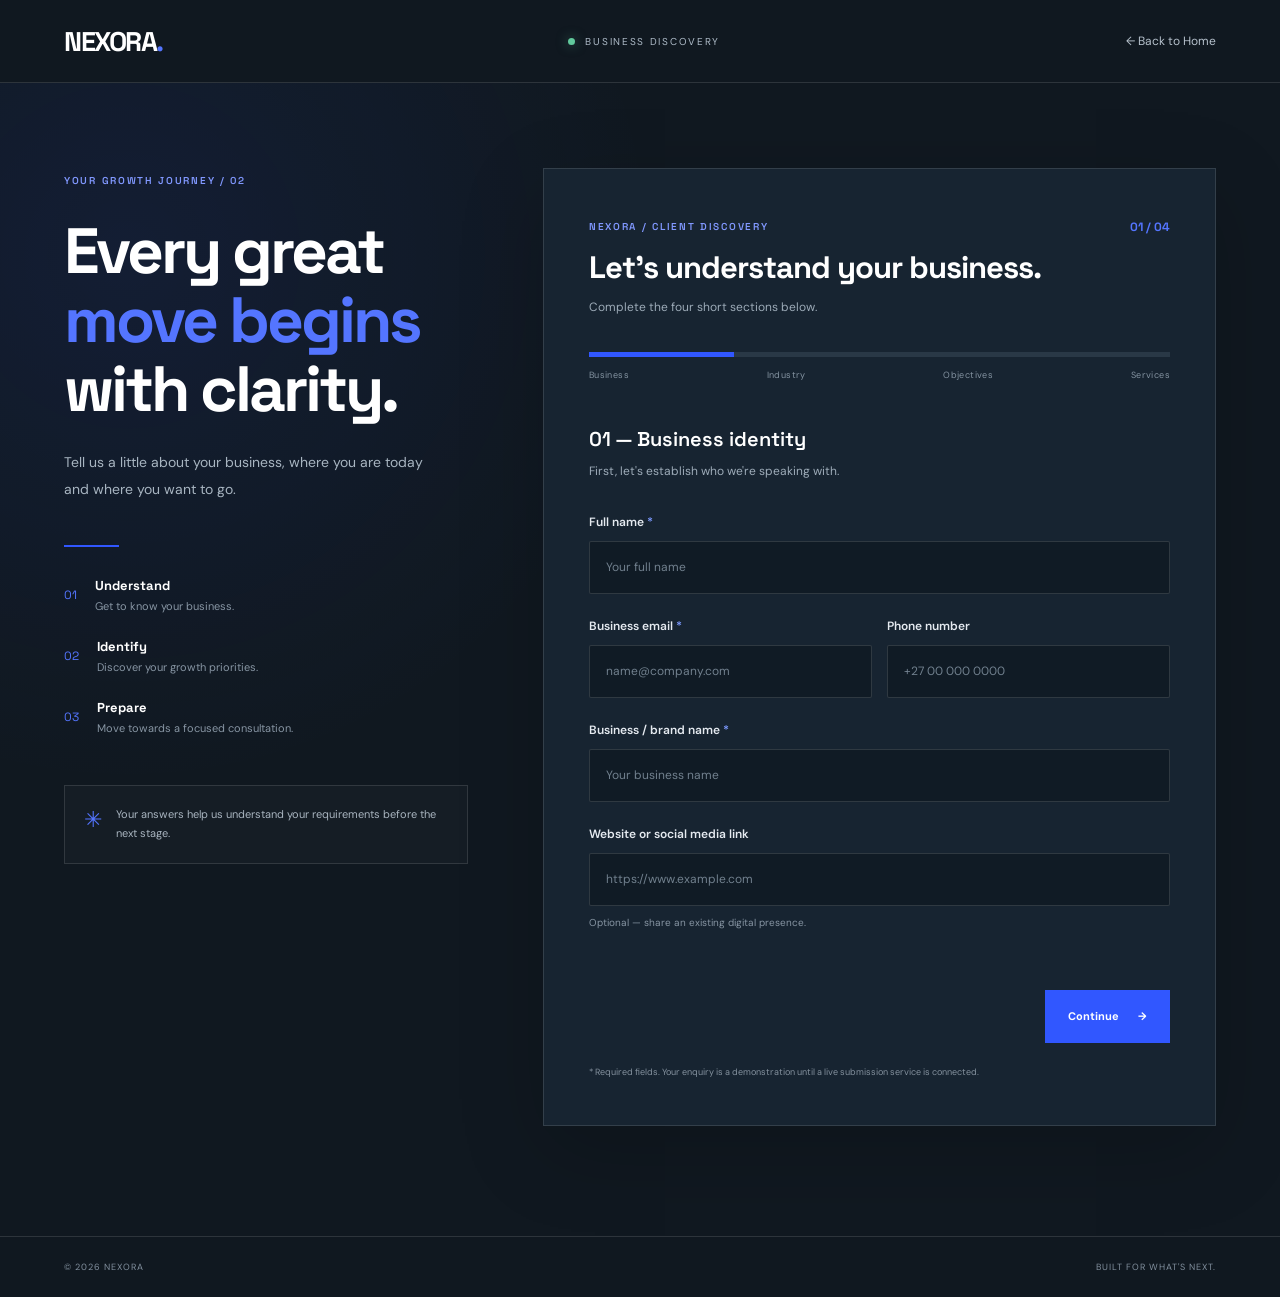
<file: page-2.html>
<!DOCTYPE html>
<html lang="en">
<head>
  <meta charset="UTF-8">
  <meta name="viewport" content="width=device-width, initial-scale=1.0">
  <meta name="description" content="Tell NEXORA about your business, challenges and growth objectives. Begin your business growth consultation journey.">
  <meta name="theme-color" content="#101820">

  <title>Business Discovery | NEXORA</title>

  <link rel="preconnect" href="https://fonts.googleapis.com">
  <link rel="preconnect" href="https://fonts.gstatic.com" crossorigin>
  <link href="https://fonts.googleapis.com/css2?family=DM+Sans:wght@400;500;600;700&family=Space+Grotesk:wght@400;500;600;700&display=swap" rel="stylesheet">

  <link rel="stylesheet" href="page-2.css">
  <script src="page-2.js" defer></script>
</head>

<body>

  <!-- HEADER -->

  <header class="discovery-header">
    <nav class="discovery-nav container">

      <a href="index.html" class="logo">
        NEXORA<span>.</span>
      </a>

      <div class="header-status">
        <span class="secure-dot"></span>
        BUSINESS DISCOVERY
      </div>

      <a href="index.html" class="exit-link">
        ← Back to Home
      </a>

    </nav>
  </header>


  <main class="discovery-main">

    <div class="container discovery-layout">

      <!-- INTRODUCTION -->

      <aside class="discovery-sidebar">

        <span class="section-label">YOUR GROWTH JOURNEY / 02</span>

        <h1>
          Every great
          <span>move begins</span>
          with clarity.
        </h1>

        <p>
          Tell us a little about your business, where you are
          today and where you want to go.
        </p>

        <div class="sidebar-divider"></div>

        <div class="sidebar-points">

          <div class="sidebar-point">
            <span>01</span>
            <div>
              <strong>Understand</strong>
              <small>Get to know your business.</small>
            </div>
          </div>

          <div class="sidebar-point">
            <span>02</span>
            <div>
              <strong>Identify</strong>
              <small>Discover your growth priorities.</small>
            </div>
          </div>

          <div class="sidebar-point">
            <span>03</span>
            <div>
              <strong>Prepare</strong>
              <small>Move towards a focused consultation.</small>
            </div>
          </div>

        </div>

        <div class="sidebar-note">
          <span>✳</span>
          <p>
            Your answers help us understand your requirements
            before the next stage.
          </p>
        </div>

      </aside>


      <!-- FORM AREA -->

      <section class="form-panel" aria-labelledby="formTitle">

        <div class="form-top">

          <div>
            <span class="form-kicker">NEXORA / CLIENT DISCOVERY</span>
            <h2 id="formTitle">Let's understand your business.</h2>
            <p>Complete the four short sections below.</p>
          </div>

          <span class="step-indicator" id="stepIndicator">
            01 / 04
          </span>

        </div>


        <!-- PROGRESS -->

        <div
          class="progress-track"
          role="progressbar"
          aria-label="Form progress"
          aria-valuemin="1"
          aria-valuemax="4"
          aria-valuenow="1"
          id="progressTrack">

          <div class="progress-fill" id="progressFill"></div>

        </div>

        <div class="progress-labels">
          <span>Business</span>
          <span>Industry</span>
          <span>Objectives</span>
          <span>Services</span>
        </div>


        <form id="nexoraIntake" novalidate>

          <!-- STEP 01 -->

          <fieldset class="form-step active" data-step="0">

            <legend>01 — Business identity</legend>

            <p class="step-description">
              First, let's establish who we're speaking with.
            </p>

            <div class="field-group">

              <label for="clientName">Full name <span>*</span></label>

              <input
                type="text"
                id="clientName"
                name="name"
                placeholder="Your full name"
                autocomplete="name"
                minlength="2"
                required>

            </div>


            <div class="field-grid">

              <div class="field-group">

                <label for="email">Business email <span>*</span></label>

                <input
                  type="email"
                  id="email"
                  name="email"
                  placeholder="name@company.com"
                  autocomplete="email"
                  required>

              </div>

              <div class="field-group">

                <label for="phone">Phone number</label>

                <input
                  type="tel"
                  id="phone"
                  name="phone"
                  placeholder="+27 00 000 0000"
                  autocomplete="tel">

              </div>

            </div>


            <div class="field-group">

              <label for="businessName">Business / brand name <span>*</span></label>

              <input
                type="text"
                id="businessName"
                name="business"
                placeholder="Your business name"
                minlength="2"
                required>

            </div>


            <div class="field-group">

              <label for="website">Website or social media link</label>

              <input
                type="url"
                id="website"
                name="website"
                placeholder="https://www.example.com">

              <small>Optional — share an existing digital presence.</small>

            </div>

          </fieldset>


          <!-- STEP 02 -->

          <fieldset class="form-step" data-step="1" hidden>

            <legend>02 — Business overview</legend>

            <p class="step-description">
              Help us understand your business environment.
            </p>


            <div class="field-group">

              <label for="industry">Which industry best describes your business? <span>*</span></label>

              <select id="industry" name="industry" required>

                <option value="">Select your industry</option>
                <option value="Technology & Software">Technology & Software</option>
                <option value="Professional Services">Professional Services</option>
                <option value="E-commerce & Retail">E-commerce & Retail</option>
                <option value="Real Estate & Property">Real Estate & Property</option>
                <option value="Education & Coaching">Education & Coaching</option>
                <option value="Health & Wellness">Health & Wellness</option>
                <option value="Beauty & Lifestyle">Beauty & Lifestyle</option>
                <option value="Finance & Consulting">Finance & Consulting</option>
                <option value="Construction & Engineering">Construction & Engineering</option>
                <option value="Hospitality & Tourism">Hospitality & Tourism</option>
                <option value="Other">Other</option>

              </select>

            </div>


            <div class="field-group">

              <label for="businessStage">What stage is your business currently at? <span>*</span></label>

              <select id="businessStage" name="businessStage" required>

                <option value="">Select your current stage</option>
                <option value="Idea stage">Idea stage</option>
                <option value="Newly established">Newly established</option>
                <option value="Growing business">Growing business</option>
                <option value="Established business">Established business</option>
                <option value="Expanding operations">Expanding operations</option>

              </select>

            </div>


            <div class="field-group">

              <label for="teamSize">How large is your team?</label>

              <select id="teamSize" name="teamSize">

                <option value="">Select team size</option>
                <option value="Just me">Just me</option>
                <option value="2–5 people">2–5 people</option>
                <option value="6–10 people">6–10 people</option>
                <option value="11–25 people">11–25 people</option>
                <option value="26–50 people">26–50 people</option>
                <option value="50+ people">50+ people</option>

              </select>

            </div>


            <div class="field-group">

              <label for="location">Business location</label>

              <input
                type="text"
                id="location"
                name="location"
                placeholder="City and country">

            </div>

          </fieldset>


          <!-- STEP 03 -->

          <fieldset class="form-step" data-step="2" hidden>

            <legend>03 — Challenges and objectives</legend>

            <p class="step-description">
              What would meaningful progress look like for your business?
            </p>


            <div class="field-group">

              <label>What are your biggest current challenges? <span>*</span></label>

              <p class="field-hint">Select all that apply.</p>

              <div class="choice-grid">

                <label class="choice-card">
                  <input type="checkbox" name="challenges" value="Generating quality leads">
                  <span>Generating quality leads</span>
                </label>

                <label class="choice-card">
                  <input type="checkbox" name="challenges" value="Low conversion rates">
                  <span>Low conversion rates</span>
                </label>

                <label class="choice-card">
                  <input type="checkbox" name="challenges" value="Weak digital presence">
                  <span>Weak digital presence</span>
                </label>

                <label class="choice-card">
                  <input type="checkbox" name="challenges" value="Disconnected systems">
                  <span>Disconnected systems</span>
                </label>

                <label class="choice-card">
                  <input type="checkbox" name="challenges" value="Unclear brand positioning">
                  <span>Unclear brand positioning</span>
                </label>

                <label class="choice-card">
                  <input type="checkbox" name="challenges" value="Scaling operations">
                  <span>Scaling operations</span>
                </label>

              </div>

            </div>


            <div class="field-group">

              <label for="primaryGoal">What is your primary growth objective? <span>*</span></label>

              <select id="primaryGoal" name="primaryGoal" required>

                <option value="">Choose your main objective</option>
                <option value="Generate more qualified leads">Generate more qualified leads</option>
                <option value="Increase sales and conversions">Increase sales and conversions</option>
                <option value="Strengthen digital presence">Strengthen digital presence</option>
                <option value="Improve customer experience">Improve customer experience</option>
                <option value="Automate business processes">Automate business processes</option>
                <option value="Launch a new product or service">Launch a new product or service</option>
                <option value="Scale business operations">Scale business operations</option>

              </select>

            </div>


            <div class="field-group">

              <label for="businessVision">Tell us more about what you want to achieve.</label>

              <textarea
                id="businessVision"
                name="businessVision"
                rows="4"
                maxlength="1000"
                placeholder="Describe your goals, priorities or current obstacles..."></textarea>

              <small>Optional — up to 1,000 characters.</small>

            </div>

          </fieldset>


          <!-- STEP 04 -->

          <fieldset class="form-step" data-step="3" hidden>

            <legend>04 — Your requirements</legend>

            <p class="step-description">
              Let's identify where NEXORA could add the most value.
            </p>


            <div class="field-group">

              <label>Which services interest you? <span>*</span></label>

              <p class="field-hint">Select all relevant services.</p>

              <div class="choice-grid">

                <label class="choice-card">
                  <input type="checkbox" name="services" value="Business strategy">
                  <span>Business strategy</span>
                </label>

                <label class="choice-card">
                  <input type="checkbox" name="services" value="Website and digital design">
                  <span>Website and digital design</span>
                </label>

                <label class="choice-card">
                  <input type="checkbox" name="services" value="Lead generation funnels">
                  <span>Lead generation funnels</span>
                </label>

                <label class="choice-card">
                  <input type="checkbox" name="services" value="Marketing and conversion systems">
                  <span>Marketing and conversion systems</span>
                </label>

                <label class="choice-card">
                  <input type="checkbox" name="services" value="Workflow automation">
                  <span>Workflow automation</span>
                </label>

                <label class="choice-card">
                  <input type="checkbox" name="services" value="Digital transformation">
                  <span>Digital transformation</span>
                </label>

              </div>

            </div>


            <div class="field-group">

              <label for="investment">What investment range are you considering?</label>

              <select id="investment" name="investment">

                <option value="">Prefer to discuss</option>
                <option value="Under $500">Under $500</option>
                <option value="$500–$1,000">$500–$1,000</option>
                <option value="$1,000–$3,000">$1,000–$3,000</option>
                <option value="$3,000–$5,000">$3,000–$5,000</option>
                <option value="$5,000+">$5,000+</option>
                <option value="Not yet determined">Not yet determined</option>

              </select>

              <small>
                This helps us understand project scope. It is not a commitment.
              </small>

            </div>


            <div class="field-group">

              <label for="timeline">When would you like to get started?</label>

              <select id="timeline" name="timeline">

                <option value="">Select a preferred timeframe</option>
                <option value="Immediately">Immediately</option>
                <option value="Within 2 weeks">Within 2 weeks</option>
                <option value="Within a month">Within a month</option>
                <option value="Within 3 months">Within 3 months</option>
                <option value="Still exploring">Still exploring</option>

              </select>

            </div>


            <div class="consent-box">

              <input
                type="checkbox"
                id="consent"
                name="consent"
                required>

              <label for="consent">
                I agree that NEXORA may use the information I provide
                to respond to this business enquiry.
                <span>*</span>
              </label>

            </div>

          </fieldset>


          <!-- FORM FEEDBACK -->

          <div
            class="form-message"
            id="formMessage"
            role="alert"
            aria-live="polite">
          </div>


          <!-- NAVIGATION BUTTONS -->

          <div class="form-actions">

            <button
              type="button"
              class="back-button"
              id="backButton"
              hidden>
              ← Previous
            </button>

            <button
              type="button"
              class="next-button"
              id="nextButton">
              Continue <span>→</span>
            </button>

            <button
              type="submit"
              class="submit-button"
              id="submitButton"
              hidden>
              Submit Business Profile <span>↗</span>
            </button>

          </div>

          <p class="form-footer-note">
            * Required fields. Your enquiry is a demonstration
            until a live submission service is connected.
          </p>

        </form>

      </section>

    </div>

  </main>


  <footer class="discovery-footer">
    <div class="container">
      <span>© <span id="currentYear"></span> NEXORA</span>
      <span>BUILT FOR WHAT'S NEXT.</span>
    </div>
  </footer>

</body>
</html>
</file>
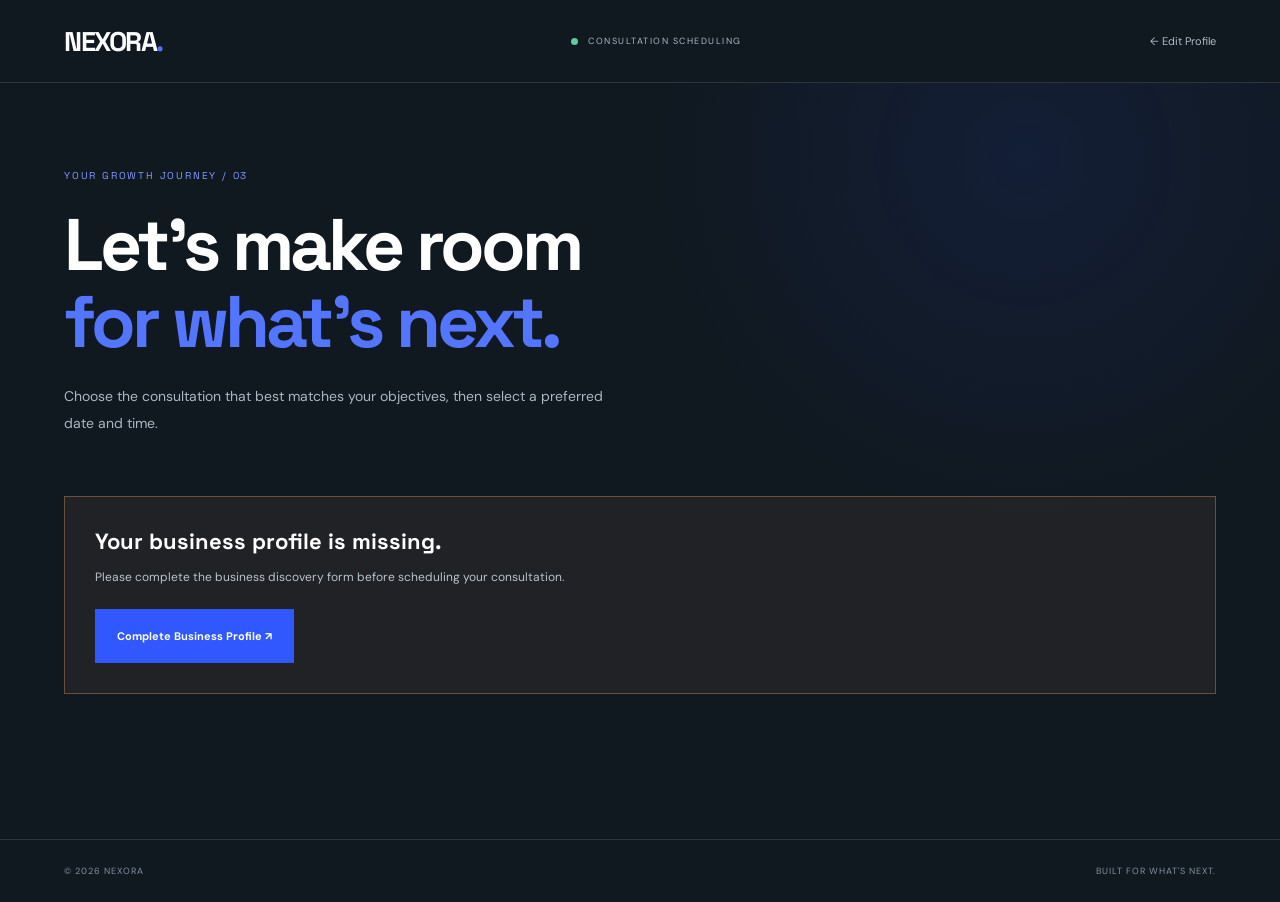
<file: page-3.html>
<!DOCTYPE html>
<html lang="en">
<head>
  <meta charset="UTF-8">
  <meta name="viewport" content="width=device-width, initial-scale=1.0">
  <meta name="description" content="Schedule your NEXORA business growth consultation.">
  <meta name="theme-color" content="#101820">

  <title>Book Your Consultation | NEXORA</title>

  <link rel="preconnect" href="https://fonts.googleapis.com">
  <link rel="preconnect" href="https://fonts.gstatic.com" crossorigin>
  <link href="https://fonts.googleapis.com/css2?family=DM+Sans:wght@400;500;600;700&family=Space+Grotesk:wght@400;500;600;700&display=swap" rel="stylesheet">

  <link rel="stylesheet" href="page-3.css">
  <script src="page-3.js" defer></script>
</head>

<body>

  <!-- HEADER -->

  <header class="booking-header">
    <nav class="booking-nav container">

      <a href="index.html" class="logo">
        NEXORA<span>.</span>
      </a>

      <div class="booking-status">
        <span class="status-dot"></span>
        CONSULTATION SCHEDULING
      </div>

      <a href="page-2.html" class="back-link">
        ← Edit Profile
      </a>

    </nav>
  </header>


  <main class="booking-main">

    <div class="container">

      <!-- INTRODUCTION -->

      <section class="booking-intro">

        <span class="section-label">YOUR GROWTH JOURNEY / 03</span>

        <h1>
          Let's make room
          <span>for what's next.</span>
        </h1>

        <p>
          Choose the consultation that best matches your objectives,
          then select a preferred date and time.
        </p>

      </section>


      <!-- MISSING PROFILE MESSAGE -->

      <div class="profile-warning" id="profileWarning" hidden>

        <div>
          <h2>Your business profile is missing.</h2>
          <p>
            Please complete the business discovery form before
            scheduling your consultation.
          </p>
          <a href="page-2.html" class="button primary-button">
            Complete Business Profile ↗
          </a>
        </div>

      </div>


      <!-- BOOKING LAYOUT -->

      <div class="booking-layout" id="bookingLayout">

        <!-- MAIN BOOKING FORM -->

        <section class="booking-form-panel">

          <form id="bookingForm" novalidate>

            <!-- CONSULTATION TYPE -->

            <section class="booking-section">

              <div class="booking-section-heading">
                <span class="section-number">01</span>
                <div>
                  <h2>Select your consultation</h2>
                  <p>Choose the conversation most relevant to your business.</p>
                </div>
              </div>


              <div class="consultation-options">

                <label class="consultation-card">

                  <input
                    type="radio"
                    name="consultation"
                    value="Growth Strategy Consultation"
                    data-duration="45 minutes"
                    required>

                  <span class="consultation-content">

                    <span class="consultation-top">
                      <strong>Growth Strategy</strong>
                      <span class="radio-indicator"></span>
                    </span>

                    <span class="consultation-description">
                      Explore your business objectives,
                      growth opportunities and strategic priorities.
                    </span>

                    <span class="consultation-duration">
                      45 MINUTES
                    </span>

                  </span>

                </label>


                <label class="consultation-card">

                  <input
                    type="radio"
                    name="consultation"
                    value="Digital Transformation Consultation"
                    data-duration="45 minutes">

                  <span class="consultation-content">

                    <span class="consultation-top">
                      <strong>Digital Transformation</strong>
                      <span class="radio-indicator"></span>
                    </span>

                    <span class="consultation-description">
                      Discuss digital experiences, systems,
                      automation and technology opportunities.
                    </span>

                    <span class="consultation-duration">
                      45 MINUTES
                    </span>

                  </span>

                </label>


                <label class="consultation-card">

                  <input
                    type="radio"
                    name="consultation"
                    value="Lead Generation Consultation"
                    data-duration="30 minutes">

                  <span class="consultation-content">

                    <span class="consultation-top">
                      <strong>Lead Generation</strong>
                      <span class="radio-indicator"></span>
                    </span>

                    <span class="consultation-description">
                      Discuss acquisition strategies,
                      conversion funnels and customer journeys.
                    </span>

                    <span class="consultation-duration">
                      30 MINUTES
                    </span>

                  </span>

                </label>

              </div>

            </section>


            <!-- DATE AND TIME -->

            <section class="booking-section">

              <div class="booking-section-heading">
                <span class="section-number">02</span>
                <div>
                  <h2>Choose your preferred date</h2>
                  <p>Choose a date and select a demonstration time slot.</p>
                </div>
              </div>


              <div class="field-group">

                <label for="bookingDate">Preferred date <span>*</span></label>

                <input
                  type="date"
                  id="bookingDate"
                  name="bookingDate"
                  required>

                <small id="dateHint">
                  Dates are displayed using your device's local timezone.
                </small>

              </div>


              <div class="time-heading">
                <label>Available demonstration times <span>*</span></label>
                <span id="selectedDateLabel">Select a date first</span>
              </div>


              <div
                class="time-slots"
                id="timeSlots"
                aria-live="polite">

                <p class="empty-slots">
                  Choose a date to view the demonstration slots.
                </p>

              </div>


              <input
                type="hidden"
                name="bookingTime"
                id="bookingTime">

            </section>


            <!-- ADDITIONAL NOTES -->

            <section class="booking-section">

              <div class="booking-section-heading">
                <span class="section-number">03</span>
                <div>
                  <h2>Anything else we should know?</h2>
                  <p>Optional details to help prepare for your conversation.</p>
                </div>
              </div>


              <div class="field-group">

                <label for="bookingNotes">Additional notes</label>

                <textarea
                  id="bookingNotes"
                  name="bookingNotes"
                  rows="4"
                  maxlength="800"
                  placeholder="Share anything important you'd like discussed..."></textarea>

              </div>

            </section>


            <!-- FORM FEEDBACK -->

            <div
              class="booking-message"
              id="bookingMessage"
              role="alert"
              aria-live="polite">
            </div>


            <!-- ACTION -->

            <button type="submit" class="confirm-button" id="confirmButton">

              Confirm Consultation <span>↗</span>

            </button>

            <p class="form-disclaimer">
              This is a demonstration scheduling experience.
              Your selection is not a confirmed real-world appointment.
            </p>

          </form>

        </section>


        <!-- SUMMARY SIDEBAR -->

        <aside class="booking-summary">

          <div class="summary-top">
            <span class="section-label">BOOKING OVERVIEW</span>
            <span class="summary-mark">N.</span>
          </div>


          <h2>Your consultation.</h2>

          <p class="summary-description">
            A focused conversation around your business
            and its next stage of growth.
          </p>


          <div class="summary-divider"></div>


          <div class="summary-detail">

            <span>CLIENT</span>
            <strong id="summaryName">Loading profile...</strong>

          </div>


          <div class="summary-detail">

            <span>BUSINESS</span>
            <strong id="summaryBusiness">—</strong>

          </div>


          <div class="summary-detail">

            <span>CONSULTATION</span>
            <strong id="summaryConsultation">Not selected</strong>

          </div>


          <div class="summary-detail">

            <span>DATE</span>
            <strong id="summaryDate">Not selected</strong>

          </div>


          <div class="summary-detail">

            <span>TIME</span>
            <strong id="summaryTime">Not selected</strong>

          </div>


          <div class="summary-divider"></div>


          <div class="summary-footer">

            <span class="summary-icon">✳</span>

            <p>
              Your business profile will accompany
              your booking through the next stage.
            </p>

          </div>


          <div class="summary-reference">
            NEXORA / DISCOVERY 003
          </div>

        </aside>

      </div>

    </div>

  </main>


  <!-- FOOTER -->

  <footer class="booking-footer">

    <div class="container">

      <span>© <span id="currentYear"></span> NEXORA</span>

      <span>BUILT FOR WHAT'S NEXT.</span>

    </div>

  </footer>

</body>
</html>
</file>
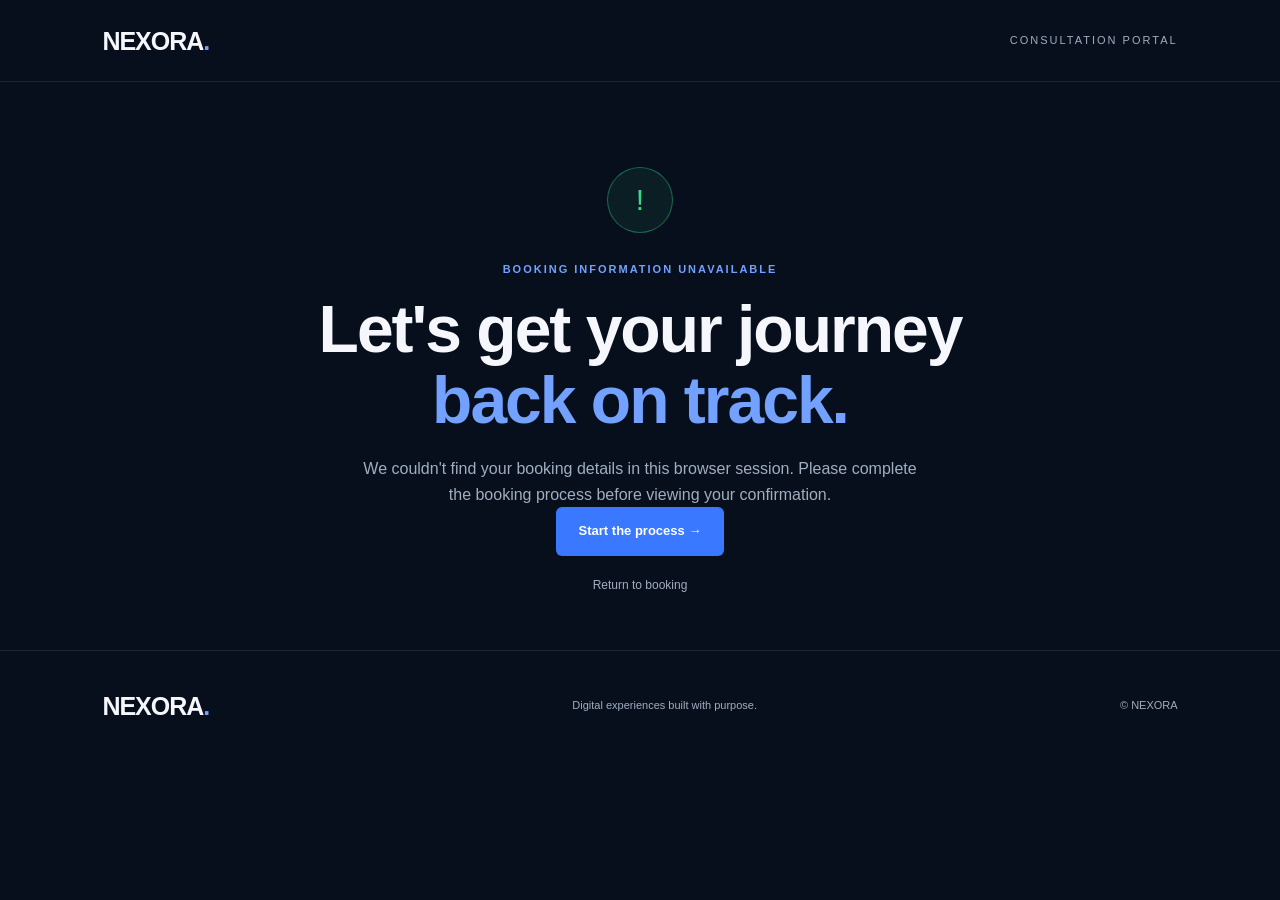
<file: page-4.html>
<!DOCTYPE html>
<html lang="en">
<head>
  <meta charset="UTF-8">
  <meta name="viewport" content="width=device-width, initial-scale=1.0">
  <meta name="theme-color" content="#080F1C">
  <meta name="description" content="Your NEXORA consultation booking summary and next steps.">
  <title>Booking Confirmation | NEXORA</title>
  <link rel="stylesheet" href="page-4.css">
  <script src="page-4.js" defer></script>
</head>

<body>

  <header class="site-header">
    <a href="index.html" class="logo">NEXORA<span>.</span></a>
    <span class="header-label">CONSULTATION PORTAL</span>
  </header>

  <main class="confirmation-container">

    <section class="success-heading">
      <div class="success-icon" aria-hidden="true">✓</div>
      <p class="eyebrow">BOOKING DETAILS RECEIVED</p>
      <h1>Your next chapter<br><span>starts here.</span></h1>
      <p class="intro">
        Thank you for choosing NEXORA. Your consultation details
        have been saved in this browser session.
      </p>
      <div class="demo-notice">
        Demo confirmation — your appointment has not been
        externally confirmed.
      </div>
    </section>

    <section class="confirmation-card">

      <div class="card-header">
        <div>
          <p class="eyebrow">YOUR BOOKING</p>
          <h2>Consultation summary</h2>
        </div>
        <span class="status-label">DEMO SAVED</span>
      </div>

      <div class="reference-box">
        <span>BOOKING REFERENCE</span>
        <strong id="bookingReference">Loading...</strong>
      </div>

      <div class="details-grid">

        <div class="detail-item">
          <span>CLIENT NAME</span>
          <strong id="clientName">—</strong>
        </div>

        <div class="detail-item">
          <span>BUSINESS</span>
          <strong id="businessName">—</strong>
        </div>

        <div class="detail-item">
          <span>CONSULTATION</span>
          <strong id="consultationType">—</strong>
        </div>

        <div class="detail-item">
          <span>DURATION</span>
          <strong id="consultationDuration">—</strong>
        </div>

        <div class="detail-item">
          <span>DATE</span>
          <strong id="bookingDate">—</strong>
        </div>

        <div class="detail-item">
          <span>TIME</span>
          <strong id="bookingTime">—</strong>
        </div>

        <div class="detail-item">
          <span>TIME ZONE</span>
          <strong id="bookingTimezone">—</strong>
        </div>

        <div class="detail-item">
          <span>EMAIL</span>
          <strong id="clientEmail">—</strong>
        </div>

      </div>

      <div class="card-footer">
        <p>
          Keep your booking reference available when following up
          about this consultation.
        </p>
      </div>

    </section>

    <section class="next-steps">

      <p class="eyebrow">PREPARING FOR YOUR CONSULTATION</p>
      <h2>Make the conversation count.</h2>

      <div class="steps-grid">

        <article class="step-card">
          <span class="step-number">01</span>
          <h3>Know your priorities</h3>
          <p>
            Think about the biggest challenge currently
            limiting your business growth.
          </p>
        </article>

        <article class="step-card">
          <span class="step-number">02</span>
          <h3>Define your goals</h3>
          <p>
            Consider what you want your business to achieve
            over the next few months.
          </p>
        </article>

        <article class="step-card">
          <span class="step-number">03</span>
          <h3>Bring your questions</h3>
          <p>
            Prepare questions about your digital strategy,
            website or lead generation needs.
          </p>
        </article>

      </div>

    </section>

    <section class="closing-section">
      <p class="eyebrow">THE NEXORA APPROACH</p>
      <h2>Clarity first. Strategy next. <span>Growth always.</span></h2>
      <p>
        A successful digital journey starts with understanding
        the problem before building the solution.
      </p>

      <a href="page-5.html" class="primary-button">
        Continue your journey <span>↗</span>
      </a>

      <a href="index.html" class="secondary-link">
        Return to homepage
      </a>
    </section>

  </main>

  <footer class="site-footer">
    <a href="index.html" class="logo">NEXORA<span>.</span></a>
    <p>Digital experiences built with purpose.</p>
    <span>© <span id="currentYear"></span> NEXORA</span>
  </footer>

</body>
</html>
</file>
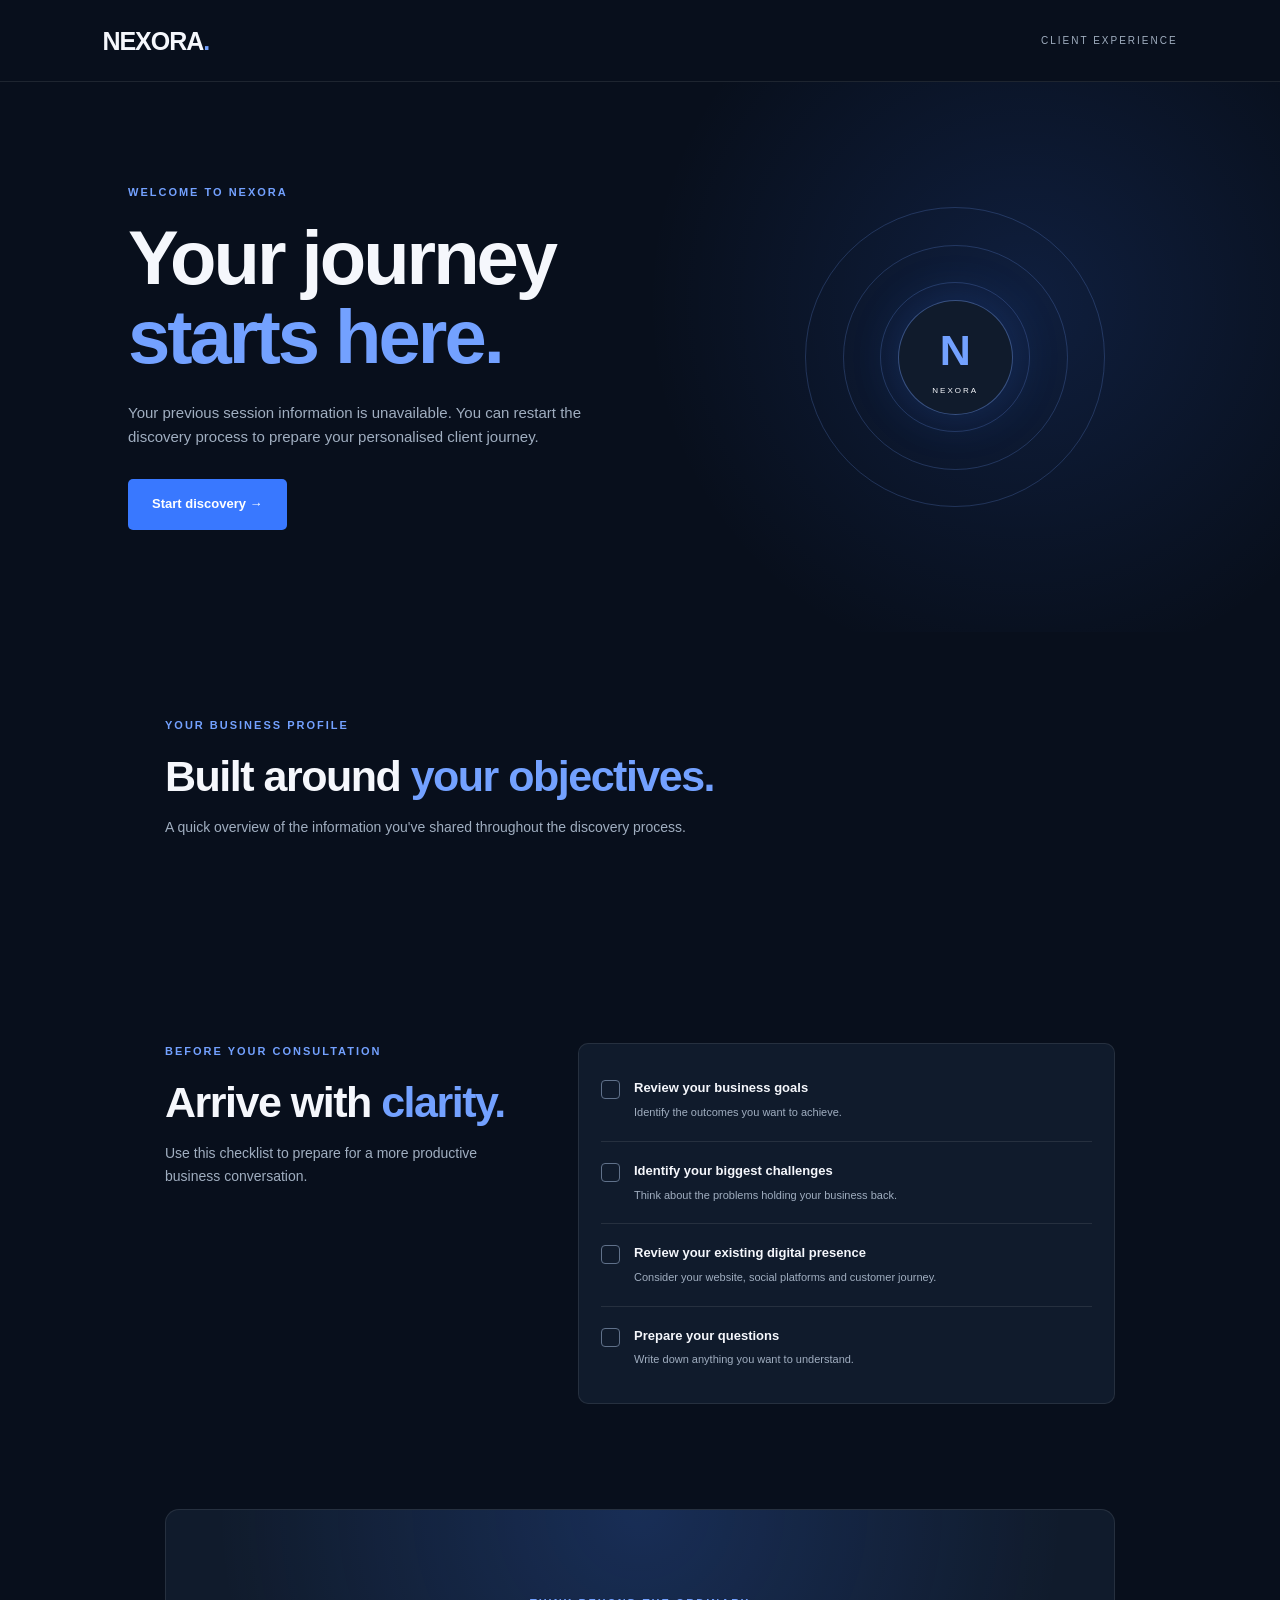
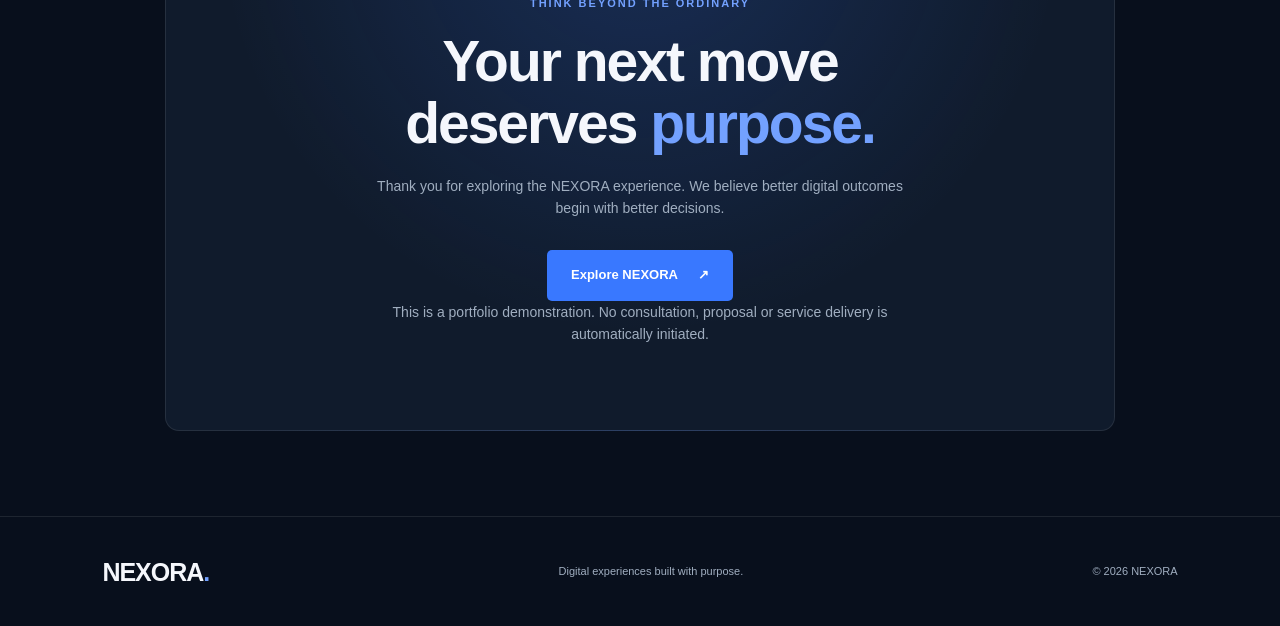
<file: page-5.html>
<!DOCTYPE html>
<html lang="en">
<head>
  <meta charset="UTF-8">
  <meta name="viewport" content="width=device-width, initial-scale=1.0">
  <meta name="theme-color" content="#080F1C">
  <meta name="description" content="Discover the next steps in your NEXORA digital growth journey.">
  <title>Your Next Steps | NEXORA</title>
  <link rel="stylesheet" href="page-5.css">
  <script src="page-5.js" defer></script>
</head>

<body>

  <header class="site-header">
    <a href="index.html" class="logo">NEXORA<span>.</span></a>
    <span class="header-label">CLIENT EXPERIENCE</span>
  </header>

  <main>

    <section class="hero">
      <div class="hero-content">
        <p class="eyebrow">YOUR JOURNEY CONTINUES</p>

        <h1>
          Welcome to the<br>
          <span>next stage.</span>
        </h1>

        <p class="hero-description" id="welcomeMessage">
          Every meaningful transformation begins with a clear direction.
          Let's explore what comes next.
        </p>

        <div class="hero-status">
          <span class="status-dot"></span>
          YOUR CLIENT JOURNEY HAS BEEN PREPARED
        </div>
      </div>

      <div class="hero-visual" aria-hidden="true">
        <div class="orbit orbit-one"></div>
        <div class="orbit orbit-two"></div>
        <div class="orbit orbit-three"></div>

        <div class="visual-center">
          <span>N</span>
          <small>NEXORA</small>
        </div>
      </div>
    </section>

    <section class="content-section">

      <div class="section-heading">
        <p class="eyebrow">YOUR BUSINESS PROFILE</p>
        <h2>Built around <span>your objectives.</span></h2>
        <p>
          A quick overview of the information you've shared
          throughout the discovery process.
        </p>
      </div>

      <div class="profile-card">

        <div class="profile-top">
          <div>
            <span class="detail-label">CLIENT</span>
            <h3 id="profileName">—</h3>
          </div>

          <div>
            <span class="detail-label">BUSINESS</span>
            <h3 id="profileBusiness">—</h3>
          </div>
        </div>

        <div class="profile-divider"></div>

        <div class="profile-details">

          <div class="profile-detail">
            <span class="detail-label">INDUSTRY</span>
            <strong id="profileIndustry">—</strong>
          </div>

          <div class="profile-detail">
            <span class="detail-label">PRIMARY OBJECTIVE</span>
            <strong id="profileGoal">—</strong>
          </div>

          <div class="profile-detail">
            <span class="detail-label">PROJECT TIMELINE</span>
            <strong id="profileTimeline">—</strong>
          </div>

          <div class="profile-detail">
            <span class="detail-label">CONSULTATION</span>
            <strong id="profileConsultation">—</strong>
          </div>

        </div>

      </div>

    </section>

    <section class="roadmap-section">

      <div class="section-heading">
        <p class="eyebrow">THE ROAD AHEAD</p>
        <h2>From discovery to <span>direction.</span></h2>
        <p>
          A structured approach helps turn business challenges
          into actionable digital opportunities.
        </p>
      </div>

      <div class="roadmap">

        <article class="roadmap-item">
          <div class="roadmap-marker">01</div>
          <div class="roadmap-content">
            <span class="roadmap-status">COMPLETED IN DEMO</span>
            <h3>Discovery & qualification</h3>
            <p>
              Your business information, challenges,
              objectives and requirements have been captured
              in this browser session.
            </p>
          </div>
        </article>

        <article class="roadmap-item">
          <div class="roadmap-marker">02</div>
          <div class="roadmap-content">
            <span class="roadmap-status">BOOKING DETAILS SAVED</span>
            <h3>Consultation preparation</h3>
            <p>
              Review your booking details and prepare to discuss
              the opportunities and priorities that matter most.
            </p>
          </div>
        </article>

        <article class="roadmap-item">
          <div class="roadmap-marker">03</div>
          <div class="roadmap-content">
            <span class="roadmap-status">NEXT PLANNED STAGE</span>
            <h3>Strategy & recommendations</h3>
            <p>
              The proposed consultation can be used to explore
              suitable strategies, priorities and potential solutions.
            </p>
          </div>
        </article>

        <article class="roadmap-item">
          <div class="roadmap-marker">04</div>
          <div class="roadmap-content">
            <span class="roadmap-status">FUTURE OPPORTUNITY</span>
            <h3>Execution & growth</h3>
            <p>
              Following an agreed direction, the next stage
              may involve planning and implementing the right
              digital solutions for your business.
            </p>
          </div>
        </article>

      </div>

    </section>

    <section class="preparation-section">

      <div class="preparation-intro">
        <p class="eyebrow">BEFORE YOUR CONSULTATION</p>
        <h2>Arrive with <span>clarity.</span></h2>
        <p>
          Use this checklist to prepare for a more productive
          business conversation.
        </p>
      </div>

      <div class="checklist-card">

        <label class="check-item">
          <input type="checkbox">
          <span class="custom-check"></span>
          <span>
            <strong>Review your business goals</strong>
            <small>Identify the outcomes you want to achieve.</small>
          </span>
        </label>

        <label class="check-item">
          <input type="checkbox">
          <span class="custom-check"></span>
          <span>
            <strong>Identify your biggest challenges</strong>
            <small>Think about the problems holding your business back.</small>
          </span>
        </label>

        <label class="check-item">
          <input type="checkbox">
          <span class="custom-check"></span>
          <span>
            <strong>Review your existing digital presence</strong>
            <small>Consider your website, social platforms and customer journey.</small>
          </span>
        </label>

        <label class="check-item">
          <input type="checkbox">
          <span class="custom-check"></span>
          <span>
            <strong>Prepare your questions</strong>
            <small>Write down anything you want to understand.</small>
          </span>
        </label>

      </div>

    </section>

    <section class="final-cta">

      <p class="eyebrow">THINK BEYOND THE ORDINARY</p>

      <h2>
        Your next move<br>
        deserves <span>purpose.</span>
      </h2>

      <p>
        Thank you for exploring the NEXORA experience.
        We believe better digital outcomes begin with better decisions.
      </p>

      <a href="index.html" class="primary-button">
        Explore NEXORA <span>↗</span>
      </a>

      <p class="final-note">
        This is a portfolio demonstration. No consultation,
        proposal or service delivery is automatically initiated.
      </p>

    </section>

  </main>

  <footer class="site-footer">
    <a href="index.html" class="logo">NEXORA<span>.</span></a>
    <p>Digital experiences built with purpose.</p>
    <span>© <span id="currentYear"></span> NEXORA</span>
  </footer>

</body>
</html>
</file>
<file: page-2.css>
/* =========================================
   NEXORA — PAGE 02
   BUSINESS DISCOVERY EXPERIENCE
========================================= */

:root {
  --navy: #101820;
  --navy-light: #172431;
  --navy-card: #1b2936;
  --blue: #3157ff;
  --blue-light: #5475ff;
  --ivory: #f5f2ea;
  --white: #ffffff;
  --muted: #a4adb8;
  --border: rgba(255,255,255,.12);
  --heading: "Space Grotesk", sans-serif;
  --body: "DM Sans", sans-serif;
  --container: 1180px;
}

* {
  margin: 0;
  padding: 0;
  box-sizing: border-box;
}

body {
  background: var(--navy);
  color: var(--white);
  font-family: var(--body);
  min-height: 100vh;
}

a {
  text-decoration: none;
  color: inherit;
}

button,
input,
select,
textarea {
  font: inherit;
}

.container {
  width: min(90%, var(--container));
  margin: 0 auto;
}

::selection {
  background: var(--blue);
  color: var(--white);
}


/* HEADER */

.discovery-header {
  background: var(--navy);
  border-bottom: 1px solid var(--border);
}

.discovery-nav {
  min-height: 82px;
  display: flex;
  justify-content: space-between;
  align-items: center;
  gap: 20px;
}

.logo {
  color: var(--white);
  font-family: var(--heading);
  font-size: 27px;
  font-weight: 700;
  letter-spacing: -1.5px;
}

.logo span {
  color: var(--blue-light);
}

.header-status {
  font-size: 10px;
  letter-spacing: 1.7px;
  color: #aebbc8;
  display: flex;
  align-items: center;
  gap: 10px;
}

.secure-dot {
  width: 7px;
  height: 7px;
  border-radius: 50%;
  background: #61c99c;
  box-shadow: 0 0 12px rgba(97,201,156,.5);
}

.exit-link {
  color: #b5c0cb;
  font-size: 12px;
  transition: .3s;
}

.exit-link:hover {
  color: var(--white);
}


/* MAIN LAYOUT */

.discovery-main {
  padding: 85px 0 110px;
  background:
    radial-gradient(
      circle at 10% 15%,
      rgba(49,87,255,.09),
      transparent 35%
    ),
    var(--navy);
}

.discovery-layout {
  display: grid;
  grid-template-columns: .75fr 1.25fr;
  gap: 75px;
  align-items: start;
}


/* SIDEBAR */

.discovery-sidebar {
  position: sticky;
  top: 35px;
}

.section-label,
.form-kicker {
  color: #8198ff;
  font-family: var(--heading);
  font-size: 10px;
  font-weight: 600;
  letter-spacing: 1.7px;
}

.discovery-sidebar h1 {
  font-family: var(--heading);
  font-size: clamp(43px, 5vw, 64px);
  line-height: 1.08;
  letter-spacing: -3px;
  margin-top: 28px;
}

.discovery-sidebar h1 span {
  display: block;
  color: var(--blue-light);
}

.discovery-sidebar > p {
  color: #a8b5c1;
  font-size: 14px;
  line-height: 1.9;
  margin-top: 25px;
  max-width: 370px;
}

.sidebar-divider {
  width: 55px;
  height: 2px;
  background: var(--blue);
  margin: 42px 0 30px;
}

.sidebar-points {
  display: flex;
  flex-direction: column;
  gap: 25px;
}

.sidebar-point {
  display: flex;
  gap: 18px;
  align-items: center;
}

.sidebar-point > span {
  color: var(--blue-light);
  font-family: var(--heading);
  font-size: 12px;
}

.sidebar-point strong,
.sidebar-point small {
  display: block;
}

.sidebar-point strong {
  font-family: var(--heading);
  font-size: 13px;
  margin-bottom: 5px;
}

.sidebar-point small {
  color: #8795a3;
  font-size: 11px;
}

.sidebar-note {
  margin-top: 50px;
  border: 1px solid var(--border);
  padding: 19px;
  display: flex;
  align-items: flex-start;
  gap: 14px;
  background: rgba(255,255,255,.025);
}

.sidebar-note > span {
  color: var(--blue-light);
  font-size: 22px;
}

.sidebar-note p {
  color: #a9b5c0;
  font-size: 11px;
  line-height: 1.8;
}


/* FORM PANEL */

.form-panel {
  background: #172431;
  border: 1px solid var(--border);
  padding: 45px;
  box-shadow: 0 25px 80px rgba(0,0,0,.18);
}

.form-top {
  display: flex;
  justify-content: space-between;
  align-items: flex-start;
  gap: 20px;
}

.form-top h2 {
  font-family: var(--heading);
  font-size: clamp(23px, 3vw, 31px);
  letter-spacing: -1px;
  margin-top: 12px;
}

.form-top p {
  color: #9caab7;
  font-size: 12px;
  margin-top: 10px;
  line-height: 1.7;
}

.step-indicator {
  color: var(--blue-light);
  font-family: var(--heading);
  font-size: 12px;
  font-weight: 700;
  white-space: nowrap;
  padding-top: 5px;
}


/* PROGRESS */

.progress-track {
  width: 100%;
  height: 5px;
  background: #293846;
  margin-top: 35px;
  overflow: hidden;
}

.progress-fill {
  height: 100%;
  width: 25%;
  background: var(--blue);
  transition: width .35s ease;
}

.progress-labels {
  display: flex;
  justify-content: space-between;
  gap: 5px;
  margin-top: 12px;
  margin-bottom: 45px;
}

.progress-labels span {
  color: #8493a1;
  font-size: 9px;
  letter-spacing: .4px;
}


/* FORM STEPS */

.form-step {
  border: 0;
  min-width: 0;
}

.form-step[hidden],
[hidden] {
  display: none !important;
}

.form-step legend {
  font-family: var(--heading);
  font-size: 20px;
  font-weight: 600;
  margin-bottom: 9px;
}

.step-description {
  color: #9eacb9;
  font-size: 12px;
  margin-bottom: 32px;
  line-height: 1.7;
}

.field-group {
  margin-bottom: 24px;
  min-width: 0;
}

.field-group > label {
  display: block;
  color: #e5eaf0;
  font-size: 12px;
  font-weight: 600;
  margin-bottom: 11px;
}

.field-group > label span,
.consent-box label span {
  color: #7d9aff;
}

.field-group input,
.field-group select,
.field-group textarea {
  width: 100%;
  min-height: 53px;
  background: #101b25;
  border: 1px solid rgba(255,255,255,.13);
  padding: 14px 16px;
  color: var(--white);
  font-size: 12px;
  outline: none;
  border-radius: 2px;
  transition: border-color .3s, box-shadow .3s;
}

.field-group textarea {
  min-height: 120px;
  resize: vertical;
  line-height: 1.7;
}

.field-group input::placeholder,
.field-group textarea::placeholder {
  color: #71808e;
}

.field-group select {
  color-scheme: dark;
  cursor: pointer;
}

.field-group input:focus,
.field-group select:focus,
.field-group textarea:focus {
  border-color: var(--blue-light);
  box-shadow: 0 0 0 3px rgba(49,87,255,.12);
}

.field-group input:user-invalid,
.field-group select:user-invalid {
  border-color: #d56d6d;
}

.field-group small {
  display: block;
  color: #8795a3;
  font-size: 10px;
  margin-top: 9px;
  line-height: 1.6;
}

.field-grid {
  display: grid;
  grid-template-columns: 1fr 1fr;
  gap: 15px;
}

.field-hint {
  font-size: 10px;
  color: #8e9ba8;
  margin: -3px 0 15px;
}


/* CHOICE CARDS */

.choice-grid {
  display: grid;
  grid-template-columns: 1fr 1fr;
  gap: 10px;
}

.choice-card {
  position: relative;
  min-height: 59px;
  display: flex;
  align-items: center;
  padding: 13px 14px;
  gap: 10px;
  background: #101b25;
  border: 1px solid rgba(255,255,255,.12);
  cursor: pointer;
  transition: .25s ease;
}

.choice-card:hover {
  border-color: rgba(84,117,255,.7);
}

.choice-card:has(input:checked) {
  border-color: var(--blue-light);
  background: rgba(49,87,255,.13);
}

.choice-card input {
  width: 15px;
  height: 15px;
  min-height: auto;
  accent-color: var(--blue);
  flex-shrink: 0;
}

.choice-card span {
  color: #d1d9e1;
  font-size: 10px;
  line-height: 1.5;
}


/* CONSENT */

.consent-box {
  display: flex;
  align-items: flex-start;
  gap: 12px;
  padding: 17px;
  background: #101b25;
  border: 1px solid var(--border);
  margin-top: 30px;
}

.consent-box input {
  margin-top: 3px;
  accent-color: var(--blue);
  flex-shrink: 0;
}

.consent-box label {
  font-size: 11px;
  line-height: 1.8;
  color: #b7c2cc;
}


/* FORM FEEDBACK */

.form-message {
  display: none;
  padding: 14px 16px;
  font-size: 11px;
  line-height: 1.7;
  margin-top: 25px;
}

.form-message.error {
  display: block;
  background: rgba(190,70,70,.12);
  border: 1px solid rgba(220,100,100,.4);
  color: #ffb0b0;
}

.form-message.success {
  display: block;
  background: rgba(60,170,120,.12);
  border: 1px solid rgba(90,190,140,.4);
  color: #a8edc7;
}


/* FORM ACTIONS */

.form-actions {
  display: flex;
  justify-content: space-between;
  align-items: center;
  gap: 15px;
  margin-top: 35px;
}

.back-button,
.next-button,
.submit-button {
  min-height: 53px;
  padding: 0 23px;
  border: 0;
  font-size: 11px;
  font-weight: 700;
  cursor: pointer;
  transition: .3s;
}

.back-button {
  color: #c3ced7;
  background: transparent;
  border: 1px solid var(--border);
}

.back-button:hover {
  border-color: var(--white);
}

.next-button,
.submit-button {
  background: var(--blue);
  color: var(--white);
  margin-left: auto;
}

.next-button:hover,
.submit-button:hover {
  background: var(--blue-light);
  transform: translateY(-2px);
}

.next-button span,
.submit-button span {
  margin-left: 16px;
}

.form-footer-note {
  color: #84919e;
  font-size: 9px;
  line-height: 1.7;
  margin-top: 22px;
}


/* FOOTER */

.discovery-footer {
  border-top: 1px solid var(--border);
  padding: 24px 0;
}

.discovery-footer .container {
  display: flex;
  justify-content: space-between;
  flex-wrap: wrap;
  gap: 15px;
  color: #82909e;
  font-size: 9px;
  letter-spacing: 1px;
}


/* ACCESSIBILITY */

:focus-visible {
  outline: 2px solid var(--blue-light);
  outline-offset: 4px;
}


/* RESPONSIVE */

@media (max-width: 950px) {

  .discovery-layout {
    grid-template-columns: 1fr;
    gap: 55px;
  }

  .discovery-sidebar {
    position: static;
  }

  .discovery-sidebar h1 {
    max-width: 600px;
  }

  .sidebar-points {
    display: grid;
    grid-template-columns: repeat(3, 1fr);
  }

  .sidebar-note {
    max-width: 450px;
  }

}


@media (max-width: 600px) {

  .discovery-nav {
    min-height: 70px;
  }

  .logo {
    font-size: 24px;
  }

  .header-status {
    font-size: 8px;
    letter-spacing: .7px;
  }

  .exit-link {
    font-size: 10px;
  }

  .discovery-main {
    padding: 55px 0 75px;
  }

  .discovery-sidebar h1 {
    font-size: 49px;
  }

  .discovery-sidebar > p {
    font-size: 13px;
  }

  .sidebar-points {
    grid-template-columns: 1fr;
    gap: 20px;
  }

  .sidebar-note {
    margin-top: 30px;
  }

  .form-panel {
    padding: 25px 19px;
  }

  .form-top {
    gap: 10px;
  }

  .form-top h2 {
    font-size: 23px;
  }

  .step-indicator {
    font-size: 10px;
  }

  .progress-labels span {
    font-size: 8px;
  }

  .progress-labels {
    margin-bottom: 35px;
  }

  .field-grid,
  .choice-grid {
    grid-template-columns: 1fr;
  }

  .choice-card {
    min-height: 54px;
  }

  .form-actions {
    gap: 10px;
  }

  .back-button,
  .next-button,
  .submit-button {
    min-height: 49px;
    padding: 0 15px;
    font-size: 10px;
  }

  .discovery-footer .container {
    flex-direction: column;
  }

}


@media (prefers-reduced-motion: reduce) {
  *,
  *::before,
  *::after {
    transition-duration: .01ms !important;
    scroll-behavior: auto !important;
  }
}
</file>
<file: page-3.css>
/* =========================================
   NEXORA — PAGE 03
   CONSULTATION BOOKING EXPERIENCE
========================================= */

:root {
  --navy: #101820;
  --navy-light: #172431;
  --navy-card: #1b2936;
  --blue: #3157ff;
  --blue-light: #5475ff;
  --ivory: #f5f2ea;
  --white: #ffffff;
  --muted: #a4adb8;
  --border: rgba(255,255,255,.12);
  --heading: "Space Grotesk", sans-serif;
  --body: "DM Sans", sans-serif;
  --container: 1180px;
}

* {
  margin: 0;
  padding: 0;
  box-sizing: border-box;
}

html {
  scroll-behavior: smooth;
}

body {
  background: var(--navy);
  color: var(--white);
  font-family: var(--body);
  min-height: 100vh;
}

a {
  text-decoration: none;
  color: inherit;
}

button,
input,
textarea {
  font: inherit;
}

.container {
  width: min(90%, var(--container));
  margin: 0 auto;
}

::selection {
  background: var(--blue);
  color: var(--white);
}


/* HEADER */

.booking-header {
  border-bottom: 1px solid var(--border);
  background: var(--navy);
}

.booking-nav {
  min-height: 82px;
  display: flex;
  justify-content: space-between;
  align-items: center;
  gap: 20px;
}

.logo {
  font-family: var(--heading);
  font-size: 27px;
  font-weight: 700;
  letter-spacing: -1.5px;
}

.logo span {
  color: var(--blue-light);
}

.booking-status {
  color: #aab7c4;
  font-size: 9px;
  letter-spacing: 1.5px;
  display: flex;
  align-items: center;
  gap: 10px;
}

.status-dot {
  width: 7px;
  height: 7px;
  background: #61c99c;
  border-radius: 50%;
}

.back-link {
  color: #aebbc7;
  font-size: 11px;
}

.back-link:hover {
  color: var(--white);
}


/* MAIN */

.booking-main {
  padding: 80px 0 110px;
  background:
    radial-gradient(
      circle at 80% 10%,
      rgba(49,87,255,.10),
      transparent 30%
    ),
    var(--navy);
}

.booking-intro {
  max-width: 730px;
  margin-bottom: 60px;
}

.section-label {
  font-family: var(--heading);
  color: #8198ff;
  font-size: 10px;
  letter-spacing: 1.8px;
}

.booking-intro h1 {
  font-family: var(--heading);
  font-size: clamp(48px, 6vw, 73px);
  letter-spacing: -4px;
  line-height: 1.05;
  margin-top: 23px;
}

.booking-intro h1 span {
  display: block;
  color: var(--blue-light);
}

.booking-intro p {
  max-width: 540px;
  margin-top: 23px;
  color: #aab6c1;
  font-size: 14px;
  line-height: 1.9;
}


/* LAYOUT */

.booking-layout {
  display: grid;
  grid-template-columns: 1.5fr .75fr;
  align-items: start;
  gap: 28px;
}

.booking-form-panel {
  background: var(--navy-light);
  border: 1px solid var(--border);
  padding: 40px;
  box-shadow: 0 25px 75px rgba(0,0,0,.16);
}

.booking-section {
  padding-bottom: 38px;
  margin-bottom: 38px;
  border-bottom: 1px solid var(--border);
}

.booking-section-heading {
  display: flex;
  gap: 18px;
  align-items: flex-start;
  margin-bottom: 30px;
}

.section-number {
  color: var(--blue-light);
  font-family: var(--heading);
  font-size: 13px;
  padding-top: 4px;
}

.booking-section-heading h2 {
  font-family: var(--heading);
  font-size: 21px;
  letter-spacing: -.6px;
}

.booking-section-heading p {
  margin-top: 9px;
  color: #9caab7;
  font-size: 11px;
  line-height: 1.7;
}


/* CONSULTATION OPTIONS */

.consultation-options {
  display: grid;
  grid-template-columns: 1fr;
  gap: 12px;
}

.consultation-card {
  display: block;
  position: relative;
  cursor: pointer;
}

.consultation-card input {
  position: absolute;
  opacity: 0;
  pointer-events: none;
}

.consultation-content {
  display: block;
  padding: 20px;
  background: #101b25;
  border: 1px solid rgba(255,255,255,.13);
  transition: .25s ease;
}

.consultation-card:hover .consultation-content {
  border-color: var(--blue-light);
}

.consultation-card input:checked + .consultation-content {
  border-color: var(--blue-light);
  background: rgba(49,87,255,.12);
  box-shadow: inset 3px 0 var(--blue-light);
}

.consultation-card input:focus-visible + .consultation-content {
  outline: 2px solid var(--blue-light);
  outline-offset: 3px;
}

.consultation-top {
  display: flex;
  align-items: center;
  justify-content: space-between;
  gap: 15px;
}

.consultation-top strong {
  font-family: var(--heading);
  font-size: 15px;
}

.radio-indicator {
  height: 17px;
  width: 17px;
  border: 1px solid #738292;
  border-radius: 50%;
  flex-shrink: 0;
}

.consultation-card input:checked + .consultation-content .radio-indicator {
  border: 5px solid var(--blue-light);
}

.consultation-description {
  display: block;
  margin-top: 10px;
  max-width: 480px;
  color: #a3b0bd;
  font-size: 11px;
  line-height: 1.7;
}

.consultation-duration {
  display: inline-block;
  margin-top: 13px;
  color: #8198ff;
  font-size: 9px;
  letter-spacing: 1px;
  font-weight: 700;
}


/* DATE INPUT */

.field-group {
  margin-bottom: 28px;
}

.field-group label,
.time-heading label {
  display: block;
  color: #e0e7ed;
  font-size: 12px;
  font-weight: 600;
  margin-bottom: 12px;
}

.field-group label span,
.time-heading label span {
  color: #8299ff;
}

.field-group input,
.field-group textarea {
  width: 100%;
  min-height: 53px;
  padding: 14px 16px;
  background: #101b25;
  border: 1px solid rgba(255,255,255,.13);
  color: var(--white);
  outline: none;
  border-radius: 2px;
  font-size: 12px;
  transition: .3s;
}

.field-group input {
  color-scheme: dark;
}

.field-group textarea {
  resize: vertical;
  line-height: 1.8;
}

.field-group input:focus,
.field-group textarea:focus {
  border-color: var(--blue-light);
  box-shadow: 0 0 0 3px rgba(49,87,255,.12);
}

.field-group small {
  display: block;
  margin-top: 10px;
  color: #8493a1;
  font-size: 10px;
  line-height: 1.6;
}


/* TIME SLOTS */

.time-heading {
  display: flex;
  justify-content: space-between;
  gap: 15px;
  align-items: center;
  flex-wrap: wrap;
  margin-bottom: 15px;
}

.time-heading label {
  margin-bottom: 0;
}

.time-heading > span {
  color: #8198ff;
  font-size: 10px;
}

.time-slots {
  display: grid;
  grid-template-columns: repeat(3, 1fr);
  gap: 10px;
}

.empty-slots {
  grid-column: 1 / -1;
  color: #8795a3;
  background: #101b25;
  border: 1px dashed rgba(255,255,255,.15);
  padding: 22px;
  text-align: center;
  font-size: 11px;
  line-height: 1.7;
}

.time-slot {
  min-height: 46px;
  border: 1px solid rgba(255,255,255,.14);
  background: #101b25;
  color: #cbd4dd;
  cursor: pointer;
  font-size: 11px;
  transition: .25s;
}

.time-slot:hover {
  border-color: var(--blue-light);
  color: var(--white);
}

.time-slot.selected {
  background: var(--blue);
  border-color: var(--blue);
  color: var(--white);
  font-weight: 700;
}

.time-slot:focus-visible {
  outline: 2px solid var(--blue-light);
  outline-offset: 3px;
}


/* BOOKING SUMMARY */

.booking-summary {
  position: sticky;
  top: 30px;
  padding: 32px;
  background: #1b2936;
  border: 1px solid var(--border);
}

.summary-top {
  display: flex;
  align-items: center;
  justify-content: space-between;
}

.summary-mark {
  font-family: var(--heading);
  font-size: 28px;
  font-weight: 700;
  color: var(--blue-light);
}

.booking-summary h2 {
  font-family: var(--heading);
  font-size: 27px;
  letter-spacing: -1px;
  margin-top: 25px;
}

.summary-description {
  margin-top: 13px;
  color: #a5b1bd;
  font-size: 11px;
  line-height: 1.8;
}

.summary-divider {
  height: 1px;
  background: var(--border);
  margin: 27px 0;
}

.summary-detail {
  display: flex;
  flex-direction: column;
  gap: 9px;
  margin-bottom: 23px;
}

.summary-detail span {
  color: #81909e;
  font-size: 9px;
  letter-spacing: 1.4px;
}

.summary-detail strong {
  color: #edf1f5;
  font-family: var(--heading);
  font-size: 13px;
  font-weight: 500;
  overflow-wrap: anywhere;
}

.summary-footer {
  display: flex;
  align-items: flex-start;
  gap: 14px;
}

.summary-icon {
  color: var(--blue-light);
  font-size: 24px;
}

.summary-footer p {
  color: #9ba9b6;
  font-size: 10px;
  line-height: 1.8;
}

.summary-reference {
  margin-top: 35px;
  padding-top: 17px;
  border-top: 1px solid var(--border);
  color: #71808e;
  font-size: 9px;
  letter-spacing: 1px;
}


/* BUTTON */

.confirm-button,
.button {
  display: inline-flex;
  align-items: center;
  justify-content: center;
  gap: 20px;
  min-height: 54px;
  padding: 0 22px;
  background: var(--blue);
  border: 0;
  color: var(--white);
  font-size: 11px;
  font-weight: 700;
  cursor: pointer;
  transition: .3s;
}

.confirm-button {
  width: 100%;
}

.confirm-button:hover,
.button:hover {
  background: var(--blue-light);
  transform: translateY(-2px);
}

.confirm-button:disabled {
  opacity: .6;
  cursor: not-allowed;
  transform: none;
}

.form-disclaimer {
  color: #82909e;
  text-align: center;
  font-size: 9px;
  line-height: 1.7;
  margin-top: 15px;
}


/* MESSAGES */

.booking-message {
  display: none;
  margin-bottom: 20px;
  padding: 15px;
  font-size: 11px;
  line-height: 1.7;
}

.booking-message.error {
  display: block;
  color: #ffb2b2;
  background: rgba(190,70,70,.12);
  border: 1px solid rgba(220,100,100,.4);
}

.booking-message.success {
  display: block;
  color: #a8edc7;
  background: rgba(60,170,120,.12);
  border: 1px solid rgba(90,190,140,.4);
}


/* MISSING PROFILE */

.profile-warning {
  margin-bottom: 35px;
  padding: 30px;
  border: 1px solid rgba(220,150,100,.4);
  background: rgba(220,150,100,.08);
}

.profile-warning h2 {
  font-family: var(--heading);
  font-size: 22px;
}

.profile-warning p {
  color: #b9c3cc;
  font-size: 12px;
  line-height: 1.8;
  margin: 12px 0 20px;
}

.profile-warning .button {
  text-decoration: none;
}


/* FOOTER */

.booking-footer {
  border-top: 1px solid var(--border);
  padding: 25px 0;
}

.booking-footer .container {
  display: flex;
  justify-content: space-between;
  flex-wrap: wrap;
  gap: 15px;
  color: #8493a1;
  font-size: 9px;
  letter-spacing: 1px;
}


/* ACCESSIBILITY */

:focus-visible {
  outline: 2px solid var(--blue-light);
  outline-offset: 4px;
}

[hidden] {
  display: none !important;
}


/* RESPONSIVE */

@media (max-width: 950px) {

  .booking-layout {
    grid-template-columns: 1fr;
  }

  .booking-summary {
    position: static;
  }

}


@media (max-width: 600px) {

  .booking-nav {
    min-height: 70px;
  }

  .logo {
    font-size: 23px;
  }

  .booking-status {
    font-size: 7px;
    letter-spacing: .5px;
  }

  .back-link {
    font-size: 9px;
  }

  .booking-main {
    padding: 55px 0 75px;
  }

  .booking-intro {
    margin-bottom: 40px;
  }

  .booking-intro h1 {
    font-size: 51px;
    letter-spacing: -3px;
  }

  .booking-form-panel {
    padding: 24px 18px;
  }

  .booking-section-heading {
    gap: 12px;
  }

  .booking-section-heading h2 {
    font-size: 18px;
  }

  .time-slots {
    grid-template-columns: repeat(2, 1fr);
  }

  .booking-summary {
    padding: 25px;
  }

  .booking-footer .container {
    flex-direction: column;
  }

}


@media (prefers-reduced-motion: reduce) {

  *,
  *::before,
  *::after {
    scroll-behavior: auto !important;
    transition-duration: .01ms !important;
  }

}
</file>
<file: page-4.css>
:root {
  --background: #080F1C;
  --surface: #101B2C;
  --surface-light: #15243A;
  --primary: #3978FF;
  --primary-light: #73A1FF;
  --text: #F5F7FC;
  --muted: #A0AEC0;
  --border: rgba(255,255,255,0.09);
  --success: #39D98A;
}

* {
  margin: 0;
  padding: 0;
  box-sizing: border-box;
}

html {
  scroll-behavior: smooth;
}

body {
  font-family: Arial, Helvetica, sans-serif;
  background: var(--background);
  color: var(--text);
  line-height: 1.6;
}

a {
  color: inherit;
  text-decoration: none;
}

.site-header {
  width: 100%;
  min-height: 82px;
  padding: 0 8%;
  display: flex;
  align-items: center;
  justify-content: space-between;
  border-bottom: 1px solid var(--border);
}

.logo {
  font-size: 25px;
  font-weight: 800;
  letter-spacing: -1px;
}

.logo span {
  color: var(--primary-light);
}

.header-label {
  color: var(--muted);
  font-size: 11px;
  letter-spacing: 2px;
}

.confirmation-container {
  width: min(100% - 40px, 1000px);
  margin: auto;
}

.success-heading {
  max-width: 690px;
  margin: 85px auto 55px;
  text-align: center;
}

.success-icon {
  width: 66px;
  height: 66px;
  margin: 0 auto 28px;
  display: grid;
  place-items: center;
  border: 1px solid rgba(57,217,138,0.4);
  border-radius: 50%;
  color: var(--success);
  background: rgba(57,217,138,0.08);
  font-size: 30px;
}

.eyebrow {
  color: var(--primary-light);
  font-size: 11px;
  font-weight: 700;
  letter-spacing: 2px;
  margin-bottom: 15px;
}

.success-heading h1 {
  font-size: clamp(38px, 7vw, 66px);
  line-height: 1.08;
  letter-spacing: -2px;
  margin-bottom: 20px;
}

.success-heading h1 span,
.closing-section h2 span {
  color: var(--primary-light);
}

.intro {
  max-width: 570px;
  margin: auto;
  color: var(--muted);
  font-size: 16px;
}

.demo-notice {
  display: inline-block;
  margin-top: 24px;
  padding: 10px 16px;
  border: 1px solid rgba(255,190,90,0.35);
  border-radius: 6px;
  color: #FFD28A;
  background: rgba(255,190,90,0.07);
  font-size: 12px;
}

.confirmation-card {
  padding: 35px;
  border: 1px solid var(--border);
  border-radius: 16px;
  background: linear-gradient(
    145deg,
    var(--surface),
    #0C1727
  );
  box-shadow: 0 25px 70px rgba(0,0,0,0.2);
}

.card-header {
  display: flex;
  justify-content: space-between;
  align-items: center;
  gap: 20px;
  margin-bottom: 28px;
}

.card-header .eyebrow {
  margin-bottom: 5px;
}

.card-header h2 {
  font-size: 25px;
}

.status-label {
  padding: 7px 11px;
  border-radius: 4px;
  background: rgba(57,217,138,0.1);
  color: var(--success);
  font-size: 10px;
  font-weight: 700;
  letter-spacing: 1px;
}

.reference-box {
  padding: 20px;
  border: 1px solid rgba(57,120,255,0.25);
  border-radius: 9px;
  background: rgba(57,120,255,0.08);
  margin-bottom: 30px;
}

.reference-box span,
.detail-item span {
  display: block;
  color: var(--muted);
  font-size: 10px;
  font-weight: 700;
  letter-spacing: 1.3px;
  margin-bottom: 7px;
}

.reference-box strong {
  font-size: 22px;
  letter-spacing: 1px;
  overflow-wrap: anywhere;
}

.details-grid {
  display: grid;
  grid-template-columns: repeat(2, 1fr);
  gap: 25px;
}

.detail-item {
  padding-bottom: 17px;
  border-bottom: 1px solid var(--border);
  min-width: 0;
}

.detail-item strong {
  font-size: 14px;
  overflow-wrap: anywhere;
}

.card-footer {
  margin-top: 27px;
  color: var(--muted);
  font-size: 12px;
}

.next-steps {
  padding: 90px 0 75px;
}

.next-steps > h2 {
  font-size: clamp(28px, 5vw, 40px);
  letter-spacing: -1px;
  margin-bottom: 35px;
}

.steps-grid {
  display: grid;
  grid-template-columns: repeat(3, 1fr);
  gap: 18px;
}

.step-card {
  min-height: 200px;
  padding: 25px;
  border: 1px solid var(--border);
  border-radius: 10px;
  background: var(--surface);
}

.step-number {
  display: inline-block;
  color: var(--primary-light);
  font-size: 12px;
  font-weight: 700;
  margin-bottom: 25px;
}

.step-card h3 {
  font-size: 17px;
  margin-bottom: 10px;
}

.step-card p {
  color: var(--muted);
  font-size: 13px;
}

.closing-section {
  padding: 55px 30px;
  margin-bottom: 75px;
  text-align: center;
  border: 1px solid var(--border);
  border-radius: 15px;
  background:
    radial-gradient(
      circle at top,
      rgba(57,120,255,0.17),
      transparent 65%
    ),
    var(--surface);
}

.closing-section h2 {
  max-width: 650px;
  margin: 0 auto 15px;
  font-size: clamp(26px, 5vw, 38px);
  line-height: 1.2;
}

.closing-section > p:not(.eyebrow) {
  max-width: 550px;
  margin: 0 auto 28px;
  color: var(--muted);
  font-size: 14px;
}

.primary-button {
  display: inline-flex;
  align-items: center;
  justify-content: center;
  gap: 18px;
  padding: 14px 23px;
  border-radius: 6px;
  background: var(--primary);
  color: white;
  font-size: 13px;
  font-weight: 700;
  transition: 0.25s ease;
}

.primary-button:hover {
  background: #245ED8;
  transform: translateY(-2px);
}

.secondary-link {
  display: block;
  width: fit-content;
  margin: 20px auto 0;
  color: var(--muted);
  font-size: 12px;
}

.secondary-link:hover {
  color: white;
}

.site-footer {
  min-height: 110px;
  padding: 25px 8%;
  border-top: 1px solid var(--border);
  display: flex;
  align-items: center;
  justify-content: space-between;
  gap: 20px;
  flex-wrap: wrap;
}

.site-footer p,
.site-footer > span {
  color: var(--muted);
  font-size: 11px;
}

:focus-visible {
  outline: 2px solid var(--primary-light);
  outline-offset: 4px;
}

@media (max-width: 700px) {
  .site-header {
    min-height: 70px;
    padding: 0 6%;
  }

  .header-label {
    font-size: 9px;
    letter-spacing: 1px;
  }

  .success-heading {
    margin: 60px auto 40px;
  }

  .confirmation-card {
    padding: 22px;
  }

  .card-header {
    align-items: flex-start;
  }

  .card-header h2 {
    font-size: 21px;
  }

  .details-grid {
    gap: 20px 14px;
  }

  .steps-grid {
    grid-template-columns: 1fr;
  }

  .step-card {
    min-height: auto;
  }

  .next-steps {
    padding: 65px 0;
  }

  .closing-section {
    padding: 40px 20px;
  }

  .site-footer {
    flex-direction: column;
    text-align: center;
    justify-content: center;
  }
}

@media (max-width: 420px) {
  .details-grid {
    grid-template-columns: 1fr;
  }

  .card-header {
    flex-direction: column;
  }

  .reference-box strong {
    font-size: 18px;
  }
}
</file>
<file: page-5.css>
:root {
  --background: #080F1C;
  --surface: #101B2C;
  --surface-light: #15243A;
  --primary: #3978FF;
  --primary-light: #73A1FF;
  --text: #F5F7FC;
  --muted: #A0AEC0;
  --border: rgba(255,255,255,0.09);
  --success: #39D98A;
}

* {
  margin: 0;
  padding: 0;
  box-sizing: border-box;
}

html {
  scroll-behavior: smooth;
}

body {
  background: var(--background);
  color: var(--text);
  font-family: Arial, Helvetica, sans-serif;
  line-height: 1.6;
}

a {
  color: inherit;
  text-decoration: none;
}

.site-header {
  min-height: 82px;
  padding: 0 8%;
  display: flex;
  align-items: center;
  justify-content: space-between;
  border-bottom: 1px solid var(--border);
}

.logo {
  font-size: 25px;
  font-weight: 800;
  letter-spacing: -1px;
}

.logo span {
  color: var(--primary-light);
}

.header-label {
  color: var(--muted);
  font-size: 10px;
  letter-spacing: 2px;
}

.hero {
  min-height: 550px;
  padding: 90px 10%;
  display: grid;
  grid-template-columns: 1.2fr 0.8fr;
  align-items: center;
  gap: 40px;
  overflow: hidden;
  background:
    radial-gradient(
      circle at 80% 40%,
      rgba(57,120,255,0.15),
      transparent 35%
    ),
    var(--background);
}

.eyebrow {
  color: var(--primary-light);
  font-size: 11px;
  font-weight: 700;
  letter-spacing: 2px;
  margin-bottom: 17px;
}

.hero h1 {
  font-size: clamp(48px, 7vw, 76px);
  line-height: 1.04;
  letter-spacing: -3px;
  margin-bottom: 25px;
}

.hero h1 span,
.section-heading h2 span,
.preparation-intro h2 span,
.final-cta h2 span {
  color: var(--primary-light);
}

.hero-description {
  max-width: 500px;
  color: var(--muted);
  font-size: 15px;
}

.hero-status {
  display: inline-flex;
  align-items: center;
  gap: 10px;
  margin-top: 30px;
  padding: 11px 14px;
  border: 1px solid var(--border);
  border-radius: 5px;
  color: var(--muted);
  font-size: 9px;
  letter-spacing: 1px;
}

.status-dot {
  width: 7px;
  height: 7px;
  border-radius: 50%;
  background: var(--success);
  box-shadow: 0 0 12px rgba(57,217,138,0.6);
}

.hero-visual {
  width: 300px;
  height: 300px;
  position: relative;
  margin: auto;
  display: grid;
  place-items: center;
}

.orbit {
  position: absolute;
  border: 1px solid rgba(115,161,255,0.22);
  border-radius: 50%;
  animation: rotate 18s linear infinite;
}

.orbit-one {
  width: 100%;
  height: 100%;
}

.orbit-two {
  width: 75%;
  height: 75%;
  animation-direction: reverse;
  animation-duration: 14s;
}

.orbit-three {
  width: 50%;
  height: 50%;
}

.visual-center {
  width: 115px;
  height: 115px;
  display: flex;
  flex-direction: column;
  align-items: center;
  justify-content: center;
  border: 1px solid rgba(115,161,255,0.4);
  border-radius: 50%;
  background: var(--surface);
  box-shadow: 0 0 50px rgba(57,120,255,0.2);
}

.visual-center span {
  color: var(--primary-light);
  font-size: 43px;
  font-weight: 800;
}

.visual-center small {
  font-size: 8px;
  letter-spacing: 2px;
}

@keyframes rotate {
  to {
    transform: rotate(360deg);
  }
}

.content-section,
.roadmap-section,
.preparation-section {
  width: min(100% - 40px, 950px);
  margin: auto;
  padding: 85px 0;
}

.section-heading {
  max-width: 620px;
  margin-bottom: 35px;
}

.section-heading h2,
.preparation-intro h2 {
  font-size: clamp(30px, 5vw, 43px);
  letter-spacing: -1.5px;
  line-height: 1.15;
  margin-bottom: 15px;
}

.section-heading > p:last-child,
.preparation-intro > p:last-child {
  color: var(--muted);
  font-size: 14px;
}

.profile-card {
  padding: 32px;
  border: 1px solid var(--border);
  border-radius: 12px;
  background: linear-gradient(
    145deg,
    var(--surface),
    #0C1727
  );
}

.profile-top {
  display: grid;
  grid-template-columns: 1fr 1fr;
  gap: 25px;
}

.detail-label {
  display: block;
  margin-bottom: 8px;
  color: var(--muted);
  font-size: 10px;
  font-weight: 700;
  letter-spacing: 1.3px;
}

.profile-top h3 {
  font-size: 19px;
  overflow-wrap: anywhere;
}

.profile-divider {
  height: 1px;
  margin: 28px 0;
  background: var(--border);
}

.profile-details {
  display: grid;
  grid-template-columns: repeat(2, 1fr);
  gap: 25px;
}

.profile-detail strong {
  font-size: 14px;
  overflow-wrap: anywhere;
}

.roadmap {
  position: relative;
  display: grid;
  gap: 0;
}

.roadmap::before {
  content: "";
  position: absolute;
  top: 24px;
  bottom: 35px;
  left: 23px;
  width: 1px;
  background: rgba(115,161,255,0.25);
}

.roadmap-item {
  position: relative;
  display: grid;
  grid-template-columns: 48px 1fr;
  gap: 25px;
  padding-bottom: 35px;
}

.roadmap-marker {
  width: 48px;
  height: 48px;
  display: grid;
  place-items: center;
  z-index: 1;
  border: 1px solid rgba(115,161,255,0.35);
  border-radius: 50%;
  background: var(--surface);
  color: var(--primary-light);
  font-size: 12px;
  font-weight: 700;
}

.roadmap-content {
  padding: 5px 0 15px;
}

.roadmap-status {
  color: var(--primary-light);
  font-size: 9px;
  font-weight: 700;
  letter-spacing: 1.4px;
}

.roadmap-content h3 {
  margin: 8px 0;
  font-size: 19px;
}

.roadmap-content p {
  max-width: 620px;
  color: var(--muted);
  font-size: 13px;
}

.preparation-section {
  display: grid;
  grid-template-columns: 0.8fr 1.2fr;
  gap: 55px;
  align-items: start;
}

.checklist-card {
  padding: 15px 22px;
  border: 1px solid var(--border);
  border-radius: 10px;
  background: var(--surface);
}

.check-item {
  display: flex;
  align-items: flex-start;
  gap: 14px;
  padding: 19px 0;
  cursor: pointer;
  border-bottom: 1px solid var(--border);
}

.check-item:last-child {
  border-bottom: none;
}

.check-item input {
  position: absolute;
  opacity: 0;
  width: 1px;
  height: 1px;
}

.custom-check {
  width: 19px;
  height: 19px;
  flex-shrink: 0;
  border: 1px solid #60718A;
  border-radius: 4px;
  margin-top: 2px;
  transition: 0.2s ease;
}

.check-item input:checked + .custom-check {
  background: var(--primary);
  border-color: var(--primary);
  box-shadow: inset 0 0 0 4px var(--surface);
}

.check-item input:focus-visible + .custom-check {
  outline: 2px solid var(--primary-light);
  outline-offset: 3px;
}

.check-item strong {
  display: block;
  font-size: 13px;
  margin-bottom: 5px;
}

.check-item small {
  display: block;
  color: var(--muted);
  font-size: 11px;
}

.check-item:has(input:checked) strong {
  color: var(--primary-light);
}

.final-cta {
  padding: 85px 25px;
  margin: 20px auto 85px;
  width: min(100% - 40px, 950px);
  text-align: center;
  border: 1px solid var(--border);
  border-radius: 14px;
  background:
    radial-gradient(
      circle at 50% 0%,
      rgba(57,120,255,0.2),
      transparent 60%
    ),
    var(--surface);
}

.final-cta h2 {
  font-size: clamp(36px, 6vw, 57px);
  line-height: 1.1;
  letter-spacing: -2px;
  margin-bottom: 20px;
}

.final-cta > p:not(.eyebrow) {
  max-width: 530px;
  margin: auto;
  color: var(--muted);
  font-size: 14px;
}

.primary-button {
  display: inline-flex;
  align-items: center;
  gap: 20px;
  margin-top: 30px;
  padding: 15px 24px;
  border-radius: 5px;
  background: var(--primary);
  color: white;
  font-size: 13px;
  font-weight: 700;
  transition: 0.25s ease;
}

.primary-button:hover {
  background: #245ED8;
  transform: translateY(-2px);
}

.final-cta .final-note {
  margin-top: 25px;
  font-size: 10px;
}

.site-footer {
  min-height: 110px;
  padding: 25px 8%;
  border-top: 1px solid var(--border);
  display: flex;
  align-items: center;
  justify-content: space-between;
  gap: 20px;
  flex-wrap: wrap;
}

.site-footer p,
.site-footer > span {
  color: var(--muted);
  font-size: 11px;
}

:focus-visible {
  outline: 2px solid var(--primary-light);
  outline-offset: 4px;
}

@media (max-width: 760px) {
  .hero {
    grid-template-columns: 1fr;
    padding: 75px 8%;
    text-align: center;
  }

  .hero-description {
    margin: auto;
  }

  .hero-visual {
    width: 230px;
    height: 230px;
  }

  .preparation-section {
    grid-template-columns: 1fr;
    gap: 30px;
  }
}

@media (max-width: 520px) {
  .site-header {
    padding: 0 6%;
  }

  .header-label {
    font-size: 8px;
  }

  .hero h1 {
    letter-spacing: -2px;
  }

  .profile-card {
    padding: 22px;
  }

  .profile-top,
  .profile-details {
    grid-template-columns: 1fr;
    gap: 20px;
  }

  .content-section,
  .roadmap-section,
  .preparation-section {
    padding: 60px 0;
  }

  .final-cta {
    padding: 60px 20px;
  }

  .site-footer {
    flex-direction: column;
    text-align: center;
    justify-content: center;
  }
}

@media (prefers-reduced-motion: reduce) {
  *,
  *::before,
  *::after {
    scroll-behavior: auto !important;
    animation-duration: 0.01ms !important;
    animation-iteration-count: 1 !important;
    transition-duration: 0.01ms !important;
  }
}
</file>
